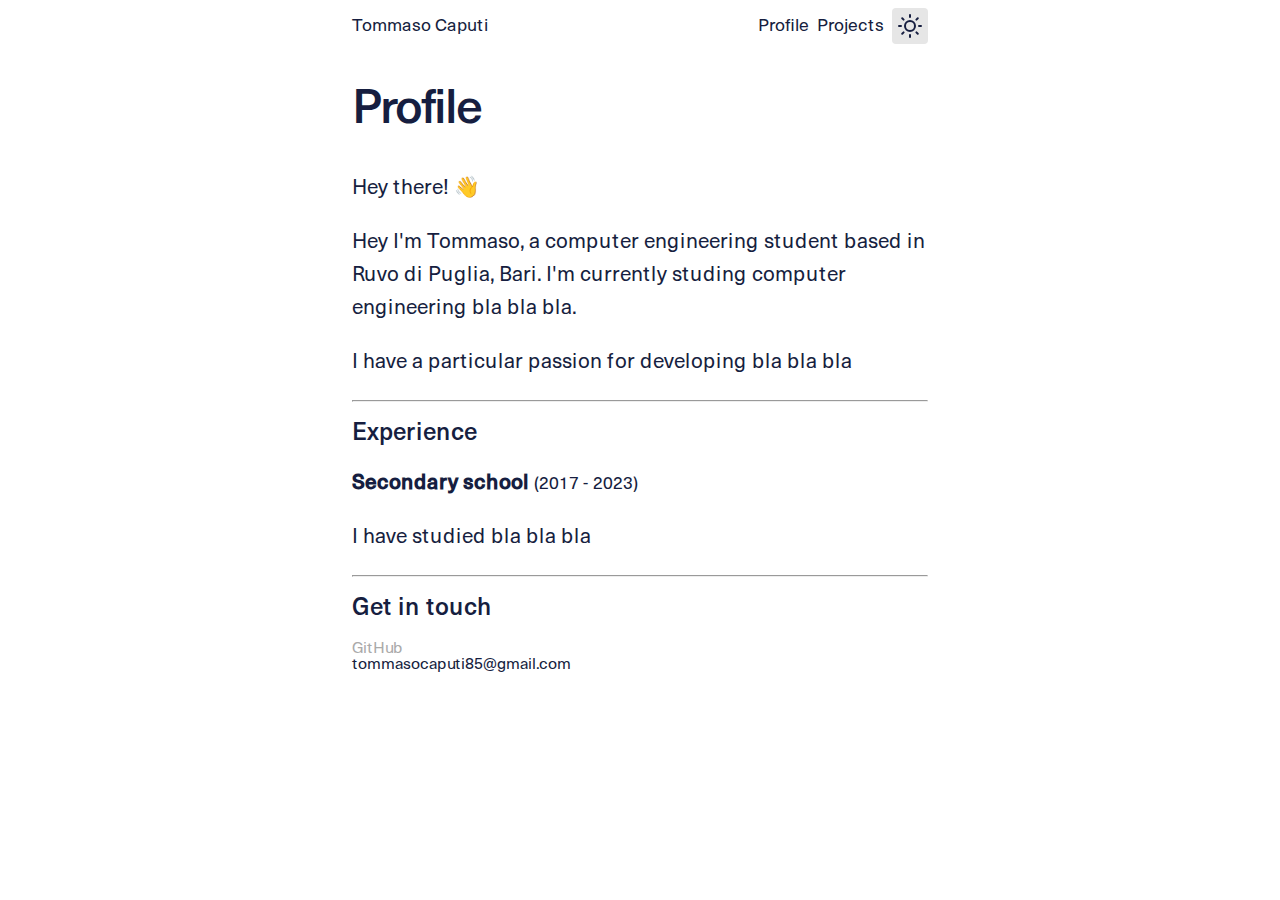
<file: profile/index.html>
<!doctype html>
<html lang="en">

<head>
    <meta charset="utf-8">
    <meta name="viewport" content="width=device-width, initial-scale=1.0">
    <title>Tommaso Caputi - Developer</title>
    <meta name="description" content="Tommaso Caputi portfolio website">
    <link rel="stylesheet" href="../css/style.css">
    <link rel="apple-touch-icon" sizes="180x180" href="../../assets/favicon/apple-touch-icon.png">
    <link rel="icon" type="image/png" sizes="32x32" href="../../assets/favicon/favicon-32x32.png">
    <link rel="icon" type="image/png" sizes="16x16" href="../../assets/favicon/favicon-16x16.png">
    <link rel="manifest" href="../../assets/favicon/site.webmanifest">
    <link rel="mask-icon" href="../../assets/favicon/safari-pinned-tab.svg" color="#5bbad5">
    <meta name="msapplication-TileColor" content="#da532c">
    <meta name="theme-color" content="#ffffff">
</head>

<body data-theme="light">
    <header class="header">
        <a href="../" class="logo">Tommaso Caputi</a>

        <nav>
            <a href="../profile">Profile</a>
            <a href="../projects">Projects</a>
        </nav>
        <button id="theme-toggle">
            <svg xmlns="http://www.w3.org/2000/svg" width="24" height="24" fill="none" stroke="currentColor"
                stroke-width="2" stroke-linecap="round" stroke-linejoin="round" class="feather feather-moon">
                <g id="theme-toggle-dark">
                    <path d="M21 12.8A9 9 0 1111.2 3a7 7 0 009.8 9.8z" />
                </g>
                <g id="theme-toggle-light">
                    <circle cx="12" cy="12" r="5" />
                    <path
                        d="M12 1v2M12 21v2M4.2 4.2l1.4 1.4M18.4 18.4l1.4 1.4M1 12h2M21 12h2M4.2 19.8l1.4-1.4M18.4 5.6l1.4-1.4" />
                </g>
            </svg>
            <span class="u-visually-hidden">Toggle theme</span>
        </button>
    </header>
    <main class="container home-page">

        <section class="section">
            <h1>Profile</h1>

            <p>Hey there! 👋</p>

            <p>
                Hey I'm Tommaso, a computer engineering student based in Ruvo di Puglia, Bari. I'm currently studing
                computer engineering
                bla bla bla.
            </p>

            <p>
                I have a particular passion for developing bla bla bla
            </p>

            <hr />

            <h2>Experience</h2>
            <p><strong>Secondary school</strong> <small>(2017 - 2023)</small></p>
            <p>
                I have studied bla bla bla
            </p>

            <hr />

            <h2>Get in touch</h2>
            <a href="https://github.com/tommaso-caputi">GitHub</a><br>
            tommasocaputi85@gmail.com

        </section>

    </main>
    <script src="../js/theme-toggle.js"></script>
</body>

</html>
</file>
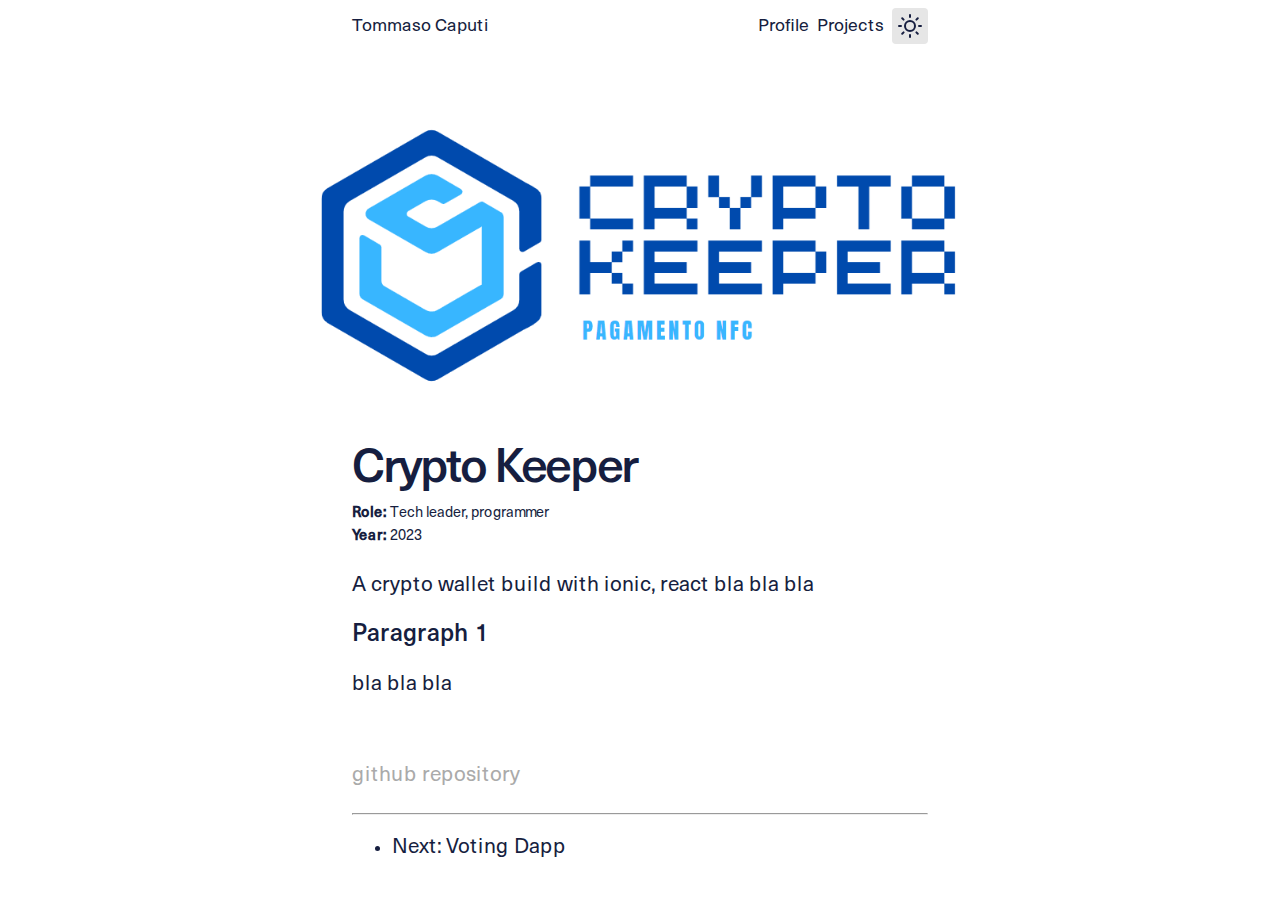
<file: projects/cryptokeeper/index.html>
<!doctype html>
<html lang="en">

<head>
  <meta charset="utf-8">
  <meta name="viewport" content="width=device-width, initial-scale=1.0">
  <title>Crypto Keeper - Developer</title>
  <meta name="description" content="Tommaso Caputi portfolio website">
  <link rel="stylesheet" href="../../css/style.css">
  <link rel="apple-touch-icon" sizes="180x180" href="../../assets/favicon/apple-touch-icon.png">
  <link rel="icon" type="image/png" sizes="32x32" href="../../assets/favicon/favicon-32x32.png">
  <link rel="icon" type="image/png" sizes="16x16" href="../../assets/favicon/favicon-16x16.png">
  <link rel="manifest" href="../../assets/favicon/site.webmanifest">
  <link rel="mask-icon" href="../../assets/favicon/safari-pinned-tab.svg" color="#5bbad5">
  <meta name="msapplication-TileColor" content="#da532c">
  <meta name="theme-color" content="#ffffff">
</head>

<body data-theme="light">
  <header class="header">
    <a href="../../" class="logo">Tommaso Caputi</a>

    <nav>
      <a href="../../profile">Profile</a>
      <a href="../../projects">Projects</a>
    </nav>
    <button id="theme-toggle">
      <svg xmlns="http://www.w3.org/2000/svg" width="24" height="24" fill="none" stroke="currentColor" stroke-width="2"
        stroke-linecap="round" stroke-linejoin="round" class="feather feather-moon">
        <g id="theme-toggle-dark">
          <path d="M21 12.8A9 9 0 1111.2 3a7 7 0 009.8 9.8z" />
        </g>
        <g id="theme-toggle-light">
          <circle cx="12" cy="12" r="5" />
          <path
            d="M12 1v2M12 21v2M4.2 4.2l1.4 1.4M18.4 18.4l1.4 1.4M1 12h2M21 12h2M4.2 19.8l1.4-1.4M18.4 5.6l1.4-1.4" />
        </g>
      </svg>
      <span class="u-visually-hidden">Toggle theme</span>
    </button>
  </header>
  <main class="container">
    <img src="./Banner CryptoKeeper.png" class="project-featured-image" />
    <h1 class="title">Crypto Keeper</h1>
    <p class="meta"><strong>Role:</strong> Tech leader, programmer <br /> <strong>Year:</strong> 2023</p>

    <p>A crypto wallet build with ionic, react bla bla bla</p>
    <h2>Paragraph 1</h2>
    <p>bla bla bla</p>

    <br>
    <p><a href="https://github.com/tommaso-caputi/CryptoKeeper">github repository</a></p>
    <hr>
    <ul>
      <li>Next: <a href="../votingdapp/">Voting Dapp</a></li>
    </ul>

  </main>
  <script src="../../js/theme-toggle.js"></script>
</body>

</html>
</file>
<file: css/style.css>
:root {
    --spacing-unit: 8px;
    --xs: calc(var(--spacing-unit) / 2);
    --sm: var(--spacing-unit);
    --md: calc(var(--spacing-unit) * 2);
    --lg: calc(var(--spacing-unit) * 3);
    --xl: calc(var(--spacing-unit) * 4)
}

[data-theme=dark] {
    --color-canvas: #14182c;
    --color-well: #242b4f;
    --color-text: #fff
}

[data-theme=light] {
    --color-canvas: #fff;
    --color-well: #e6e6e6;
    --color-text: #161e40
}

.u-visually-hidden {
    clip: rect(0 0 0 0);
    height: 1px;
    width: 1px;
    margin: -1px;
    overflow: hidden;
    padding: 0;
    position: absolute;
    border: 0;
    white-space: nowrap;
    word-wrap: normal
}

.container {
    width: 100%;
    max-width: 640px;
    padding: 0 24px 32px;
    margin: 0 auto
}

@media screen and (min-width: 40em) {
    .container {
        padding: 0 32px 32px
    }
}

.container img,
.container video {
    max-width: 100%;
    border-radius: 4px
}

.post {
    padding-top: 64px
}

.title {
    margin-bottom: 4px
}

.meta {
    font-size: 1rem;
    margin-top: 0
}

@media screen and (min-width: 40em) {
    .meta {
        font-size: .9rem
    }
}

.project-featured-image {
    width: calc(100% + 48px);
    max-width: calc(100% + 48px) !important;
    margin-left: -24px;
    margin-top: 16px
}

@media screen and (min-width: 40em) {
    .project-featured-image {
        width: 140%;
        max-width: 140% !important;
        margin-left: -20%;
        margin-top: 32px
    }
}

ol li,
p,
ul li {
    font-size: 1.3rem;
    line-height: 1.6
}

h1 {
    font-size: 3rem;
    font-weight: 500;
    letter-spacing: -.15rem;
    line-height: 1.15
}

h2,
h3,
h4 {
    font-weight: 500
}

a {
    color: var(--color-text);
    text-decoration: none
}

a[href^="https://twitter.com"] {
    color: #55acee
}

a[href^="https://github.com"] {
    color: #aaa
}

a[href^="https://dribbble.com"] {
    color: #ea4c89
}

.header {
    width: 100%;
    max-width: 640px;
    padding: 8px 24px;
    margin: 0 auto 24px;
    display: flex;
    justify-content: space-between;
    align-items: center
}

@media screen and (min-width: 40em) {
    .header {
        padding: 8px 32px
    }
}

.header a {
    color: inherit;
    text-decoration: none;
    font-size: 1.2rem
}

@media screen and (min-width: 40em) {
    .header a {
        font-size: 1.1rem
    }
}

.header .logo {
    flex: 1
}

.header nav {
    display: flex;
    gap: 8px
}

.header #theme-toggle {
    -webkit-appearance: none;
    -moz-appearance: none;
    appearance: none;
    background: var(--color-well);
    padding: var(--xs);
    border: 1px solid transparent;
    border-radius: 4px;
    color: inherit;
    width: calc(var(--lg) * 1.5);
    height: calc(var(--lg) * 1.5);
    display: flex;
    align-items: center;
    justify-content: center;
    margin-left: var(--sm);
    cursor: pointer
}

[data-theme=dark] .header #theme-toggle #theme-toggle-light {
    display: none
}

[data-theme=light] .header #theme-toggle #theme-toggle-dark {
    display: none
}

.selected-project {
    margin-bottom: 16px;
    display: flex;
    color: inherit;
    text-decoration: none;
    flex-direction: column;
    gap: 16px
}

@media screen and (min-width: 40em) {
    .selected-project {
        flex-direction: row
    }
}

.selected-project figure {
    margin: 0;
    flex: 1.5
}

.selected-project figure img {
    max-width: 100%;
    border-radius: 5px
}

.selected-project div {
    flex: 1
}

.selected-project p {
    font-size: 1.2rem
}

@media screen and (min-width: 40em) {
    .selected-project p {
        font-size: 1rem
    }
}

.selected-project h3 {
    margin: 0
}

code[class*=language-],
pre[class*=language-] {
    font-size: 14px;
    line-height: 1.375;
    direction: ltr;
    text-align: left;
    white-space: pre;
    word-spacing: normal;
    word-break: normal;
    -moz-tab-size: 2;
    -o-tab-size: 2;
    tab-size: 2;
    -webkit-hyphens: none;
    -ms-hyphens: none;
    hyphens: none;
    background: #272822;
    color: #f8f8f2
}

pre[class*=language-] {
    padding: 1.5em 2em;
    margin: .5em 0;
    overflow: auto
}

:not(pre)>code[class*=language-] {
    padding: .1em;
    border-radius: .3em
}

.token.cdata,
.token.comment,
.token.doctype,
.token.prolog {
    color: #75715e
}

.token.punctuation {
    color: #f8f8f2
}

.token.namespace {
    opacity: .7
}

.token.boolean,
.token.number,
.token.operator {
    color: #fd971f
}

.token.property {
    color: #f4bf75
}

.token.tag {
    color: #66d9ef
}

.token.string {
    color: #a1efe4
}

.token.selector {
    color: #ae81ff
}

.token.attr-name {
    color: #fd971f
}

.language-css .token.string,
.style .token.string,
.token.entity,
.token.url {
    color: #a1efe4
}

.token.attr-value,
.token.control,
.token.directive,
.token.keyword,
.token.unit {
    color: #a6e22e
}

.token.atrule,
.token.regex,
.token.statement {
    color: #a1efe4
}

.token.placeholder,
.token.variable {
    color: #66d9ef
}

.token.deleted {
    text-decoration: line-through
}

.token.inserted {
    border-bottom: 1px dotted #f9f8f5;
    text-decoration: none
}

.token.italic {
    font-style: italic
}

.token.bold,
.token.important {
    font-weight: 700
}

.token.important {
    color: #f92672
}

.token.entity {
    cursor: help
}

pre>code.highlight {
    outline: .4em solid #f92672;
    outline-offset: .4em
}

@-webkit-keyframes fadeInDown {
    from {
        transform: translateY(-10px);
        opacity: 0
    }

    to {
        transform: translateY(0);
        opacity: 1
    }
}

@keyframes fadeInDown {
    from {
        transform: translateY(-10px);
        opacity: 0
    }

    to {
        transform: translateY(0);
        opacity: 1
    }
}

@-webkit-keyframes fadeInUp {
    from {
        transform: translateY(20px);
        opacity: 0
    }

    to {
        transform: translateY(0);
        opacity: 1
    }
}

@keyframes fadeInUp {
    from {
        transform: translateY(20px);
        opacity: 0
    }

    to {
        transform: translateY(0);
        opacity: 1
    }
}

.home-hero {
    position: relative
}

@media screen and (min-width: 40em) {
    .home-hero {
        padding-top: 64px;
        margin-top: 64px
    }
}

.home-hero h1 {
    margin-top: 0
}

@media (prefers-reduced-motion:no-preference) {
    .home-hero h1 {
        opacity: 0;
        transform: translateY(20px);
        -webkit-animation: fadeInUp .5s cubic-bezier(.4, 0, .2, 1);
        animation: fadeInUp .5s cubic-bezier(.4, 0, .2, 1);
        -webkit-animation-fill-mode: forwards;
        animation-fill-mode: forwards
    }
}

@media (prefers-reduced-motion:no-preference) {
    .home-hero p {
        opacity: 0;
        transform: translateY(20px);
        -webkit-animation: fadeInUp .5s .1s cubic-bezier(.4, 0, .2, 1);
        animation: fadeInUp .5s .1s cubic-bezier(.4, 0, .2, 1);
        -webkit-animation-fill-mode: forwards;
        animation-fill-mode: forwards
    }
}

.orbs {
    display: flex;
    align-items: center;
    position: absolute;
    width: 100%;
    opacity: .4;
    top: 0
}

.orbs #orb1,
.orbs #orb2,
.orbs #orb3,
.orbs #orb4 {
    border-radius: 9999px;
    flex-shrink: 0;
    flex-grow: 0;
    aspect-ratio: 1/1;
    height: -webkit-fit-content;
    height: -moz-fit-content;
    height: fit-content;
    position: relative;
    -webkit-animation: orbFloat 10s ease infinite;
    animation: orbFloat 10s ease infinite;
    box-shadow: 0 1px 0 rgba(17, 17, 26, .1), 0 8px 24px rgba(17, 17, 26, .1), 0 16px 48px rgba(17, 17, 26, .1)
}

.orbs #orb1:before,
.orbs #orb2:before,
.orbs #orb3:before,
.orbs #orb4:before {
    content: '';
    width: 100%;
    height: 100%;
    border-radius: inherit;
    display: block;
    position: absolute;
    top: 0;
    left: 0;
    -webkit-animation: orbGradient 40s ease infinite;
    animation: orbGradient 40s ease infinite;
    background-size: 100% 1000%;
    background-image: linear-gradient(to bottom, #f437cd, #162aef, #f34033, #17cfaf, #d8a9c1, #f437cd, #162aef, #f34033, #17cfaf, #d8a9c1, #f437cd, #162aef, #f34033, #17cfaf, #d8a9c1)
}

.orbs #orb1 {
    width: 25%;
    z-index: 4;
    align-self: flex-start
}

.orbs #orb2 {
    margin-left: -10%;
    -webkit-animation-duration: 20s;
    animation-duration: 20s;
    width: 55%;
    z-index: 3
}

.orbs #orb2:before {
    animation-direction: reverse
}

.orbs #orb3 {
    width: 40%;
    z-index: 2;
    margin-left: -10%;
    margin-top: 10%;
    align-self: flex-end;
    -webkit-animation-duration: 15s;
    animation-duration: 15s
}

.orbs #orb4 {
    background-color: #00f;
    width: 50%;
    z-index: 1;
    animation-direction: reverse;
    margin-left: -30%
}

@-webkit-keyframes orbGradient {
    0% {
        background-position: 0 0
    }

    100% {
        background-position: 0 100%
    }
}

@keyframes orbGradient {
    0% {
        background-position: 0 0
    }

    100% {
        background-position: 0 100%
    }
}

@-webkit-keyframes orbFloat {
    0% {
        transform: translatey(-20px)
    }

    50% {
        transform: translatey(20px)
    }

    100% {
        transform: translatey(-20px)
    }
}

@keyframes orbFloat {
    0% {
        transform: translatey(-20px)
    }

    50% {
        transform: translatey(20px)
    }

    100% {
        transform: translatey(-20px)
    }
}

@font-face {
    font-family: 'Neue Haas Unica';
    src: url(/fonts/NeueHaasUnica-Medium.woff2) format("woff2"), url(/static/fonts/NeueHaasUnica-Medium.woff) format("woff");
    font-weight: 500;
    font-style: normal;
    font-display: swap
}

@font-face {
    font-family: 'Neue Haas Unica';
    src: url(/fonts/NeueHaasUnica-Regular.woff2) format("woff2"), url(/static/fonts/NeueHaasUnica-Regular.woff) format("woff");
    font-weight: 400;
    font-style: normal;
    font-display: swap
}

* {
    box-sizing: border-box;
    -webkit-font-smoothing: antialiased
}

body,
html {
    margin: 0;
    padding: 0;
    background: var(--color-canvas)
}

html {
    font-size: .9rem
}

@media screen and (min-width: 40em) {
    html {
        font-size: 1rem
    }
}

body {
    color: var(--color-text);
    min-width: 100vw;
    min-height: 100vh;
    font-family: 'Neue Haas Unica', sans-serif
}
</file>
